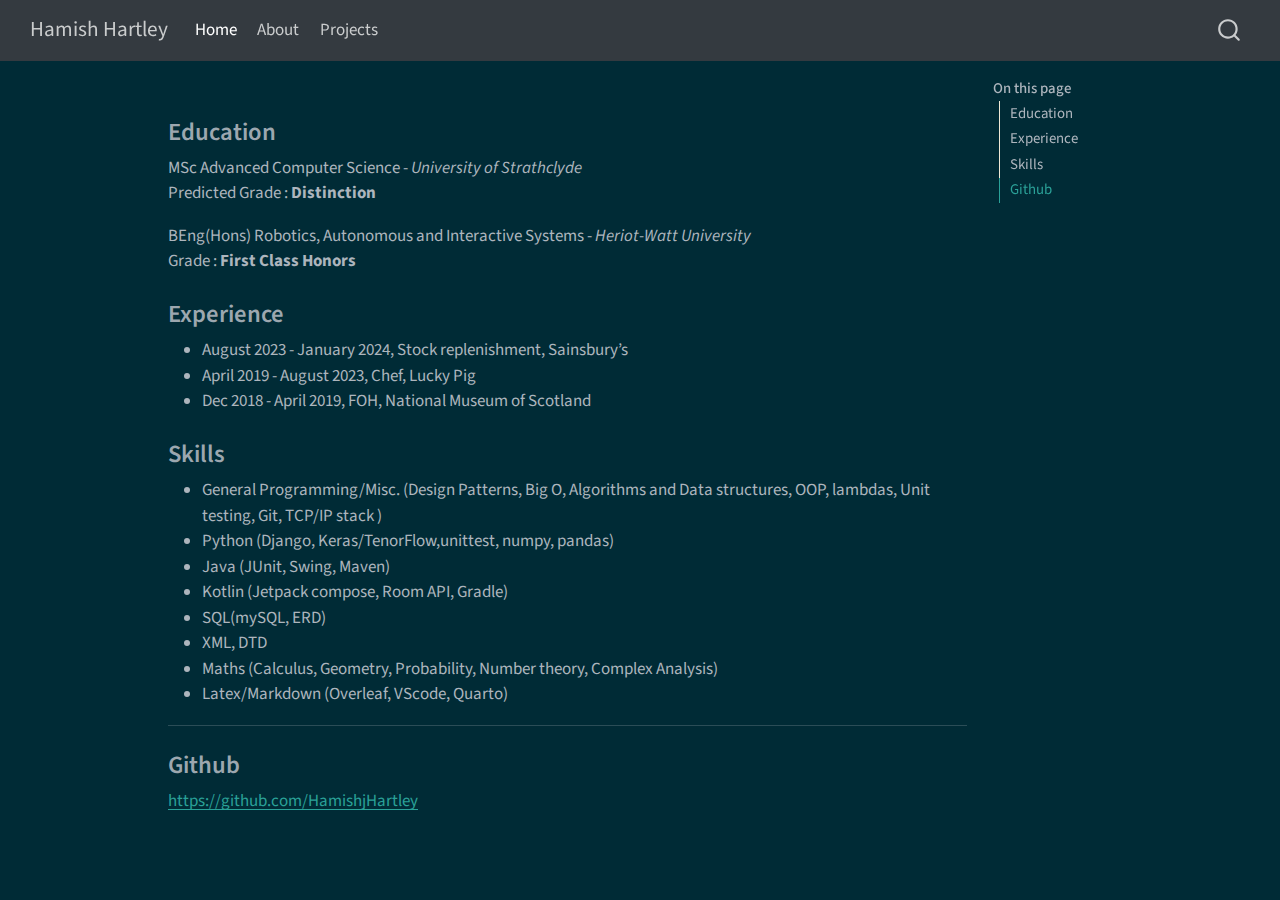
<file: index.html>
<!DOCTYPE html>
<html xmlns="http://www.w3.org/1999/xhtml" lang="en" xml:lang="en"><head>

<meta charset="utf-8">
<meta name="generator" content="quarto-1.4.553">

<meta name="viewport" content="width=device-width, initial-scale=1.0, user-scalable=yes">


<title>Hamish Hartley</title>
<style>
code{white-space: pre-wrap;}
span.smallcaps{font-variant: small-caps;}
div.columns{display: flex; gap: min(4vw, 1.5em);}
div.column{flex: auto; overflow-x: auto;}
div.hanging-indent{margin-left: 1.5em; text-indent: -1.5em;}
ul.task-list{list-style: none;}
ul.task-list li input[type="checkbox"] {
  width: 0.8em;
  margin: 0 0.8em 0.2em -1em; /* quarto-specific, see https://github.com/quarto-dev/quarto-cli/issues/4556 */ 
  vertical-align: middle;
}
</style>


<script src="site_libs/quarto-nav/quarto-nav.js"></script>
<script src="site_libs/quarto-nav/headroom.min.js"></script>
<script src="site_libs/clipboard/clipboard.min.js"></script>
<script src="site_libs/quarto-search/autocomplete.umd.js"></script>
<script src="site_libs/quarto-search/fuse.min.js"></script>
<script src="site_libs/quarto-search/quarto-search.js"></script>
<meta name="quarto:offset" content="./">
<script src="site_libs/quarto-html/quarto.js"></script>
<script src="site_libs/quarto-html/popper.min.js"></script>
<script src="site_libs/quarto-html/tippy.umd.min.js"></script>
<script src="site_libs/quarto-html/anchor.min.js"></script>
<link href="site_libs/quarto-html/tippy.css" rel="stylesheet">
<link href="site_libs/quarto-html/quarto-syntax-highlighting-dark.css" rel="stylesheet" id="quarto-text-highlighting-styles">
<script src="site_libs/bootstrap/bootstrap.min.js"></script>
<link href="site_libs/bootstrap/bootstrap-icons.css" rel="stylesheet">
<link href="site_libs/bootstrap/bootstrap.min.css" rel="stylesheet" id="quarto-bootstrap" data-mode="dark">
<script id="quarto-search-options" type="application/json">{
  "location": "navbar",
  "copy-button": false,
  "collapse-after": 3,
  "panel-placement": "end",
  "type": "overlay",
  "limit": 50,
  "keyboard-shortcut": [
    "f",
    "/",
    "s"
  ],
  "show-item-context": false,
  "language": {
    "search-no-results-text": "No results",
    "search-matching-documents-text": "matching documents",
    "search-copy-link-title": "Copy link to search",
    "search-hide-matches-text": "Hide additional matches",
    "search-more-match-text": "more match in this document",
    "search-more-matches-text": "more matches in this document",
    "search-clear-button-title": "Clear",
    "search-text-placeholder": "",
    "search-detached-cancel-button-title": "Cancel",
    "search-submit-button-title": "Submit",
    "search-label": "Search"
  }
}</script>


<link rel="stylesheet" href="styles.css">
</head>

<body class="nav-fixed">

<div id="quarto-search-results"></div>
  <header id="quarto-header" class="headroom fixed-top">
    <nav class="navbar navbar-expand-lg " data-bs-theme="dark">
      <div class="navbar-container container-fluid">
      <div class="navbar-brand-container mx-auto">
    <a class="navbar-brand" href="./index.html">
    <span class="navbar-title">Hamish Hartley</span>
    </a>
  </div>
            <div id="quarto-search" class="" title="Search"></div>
          <button class="navbar-toggler" type="button" data-bs-toggle="collapse" data-bs-target="#navbarCollapse" aria-controls="navbarCollapse" aria-expanded="false" aria-label="Toggle navigation" onclick="if (window.quartoToggleHeadroom) { window.quartoToggleHeadroom(); }">
  <span class="navbar-toggler-icon"></span>
</button>
          <div class="collapse navbar-collapse" id="navbarCollapse">
            <ul class="navbar-nav navbar-nav-scroll me-auto">
  <li class="nav-item">
    <a class="nav-link active" href="./index.html" aria-current="page"> 
<span class="menu-text">Home</span></a>
  </li>  
  <li class="nav-item">
    <a class="nav-link" href="./about.html"> 
<span class="menu-text">About</span></a>
  </li>  
  <li class="nav-item">
    <a class="nav-link" href="./projects.html"> 
<span class="menu-text">Projects</span></a>
  </li>  
</ul>
          </div> <!-- /navcollapse -->
          <div class="quarto-navbar-tools">
</div>
      </div> <!-- /container-fluid -->
    </nav>
</header>
<!-- content -->
<div id="quarto-content" class="quarto-container page-columns page-rows-contents page-layout-article page-navbar">
<!-- sidebar -->
<!-- margin-sidebar -->
    <div id="quarto-margin-sidebar" class="sidebar margin-sidebar">
        <nav id="TOC" role="doc-toc" class="toc-active">
    <h2 id="toc-title">On this page</h2>
   
  <ul>
  <li><a href="#education" id="toc-education" class="nav-link active" data-scroll-target="#education">Education</a></li>
  <li><a href="#experience" id="toc-experience" class="nav-link" data-scroll-target="#experience">Experience</a></li>
  <li><a href="#skills" id="toc-skills" class="nav-link" data-scroll-target="#skills">Skills</a></li>
  <li><a href="#github" id="toc-github" class="nav-link" data-scroll-target="#github">Github</a></li>
  </ul>
</nav>
    </div>
<!-- main -->
<main class="content" id="quarto-document-content">




<section id="education" class="level3">
<h3 class="anchored" data-anchor-id="education">Education</h3>
<p>MSc Advanced Computer Science - <em>University of Strathclyde</em> <br> Predicted Grade : <strong>Distinction</strong></p>
<p>BEng(Hons) Robotics, Autonomous and Interactive Systems - <em>Heriot-Watt University</em> <br> Grade : <strong>First Class Honors</strong></p>
</section>
<section id="experience" class="level3">
<h3 class="anchored" data-anchor-id="experience">Experience</h3>
<ul>
<li>August 2023 - January 2024, Stock replenishment, Sainsbury’s</li>
<li>April 2019 - August 2023, Chef, Lucky Pig</li>
<li>Dec 2018 - April 2019, FOH, National Museum of Scotland</li>
</ul>
</section>
<section id="skills" class="level3">
<h3 class="anchored" data-anchor-id="skills">Skills</h3>
<ul>
<li>General Programming/Misc. (Design Patterns, Big O, Algorithms and Data structures, OOP, lambdas, Unit testing, Git, TCP/IP stack )</li>
<li>Python (Django, Keras/TenorFlow,unittest, numpy, pandas) <br></li>
<li>Java (JUnit, Swing, Maven) <br></li>
<li>Kotlin (Jetpack compose, Room API, Gradle) <br></li>
<li>SQL(mySQL, ERD)</li>
<li>XML, DTD</li>
<li>Maths (Calculus, Geometry, Probability, Number theory, Complex Analysis)</li>
<li>Latex/Markdown (Overleaf, VScode, Quarto) <br></li>
</ul>
<hr>
</section>
<section id="github" class="level3">
<h3 class="anchored" data-anchor-id="github">Github</h3>
<a href="https://github.com/HamishjHartley">https://github.com/HamishjHartley</a>


</section>

</main> <!-- /main -->
<script id="quarto-html-after-body" type="application/javascript">
window.document.addEventListener("DOMContentLoaded", function (event) {
  const toggleBodyColorMode = (bsSheetEl) => {
    const mode = bsSheetEl.getAttribute("data-mode");
    const bodyEl = window.document.querySelector("body");
    if (mode === "dark") {
      bodyEl.classList.add("quarto-dark");
      bodyEl.classList.remove("quarto-light");
    } else {
      bodyEl.classList.add("quarto-light");
      bodyEl.classList.remove("quarto-dark");
    }
  }
  const toggleBodyColorPrimary = () => {
    const bsSheetEl = window.document.querySelector("link#quarto-bootstrap");
    if (bsSheetEl) {
      toggleBodyColorMode(bsSheetEl);
    }
  }
  toggleBodyColorPrimary();  
  const icon = "";
  const anchorJS = new window.AnchorJS();
  anchorJS.options = {
    placement: 'right',
    icon: icon
  };
  anchorJS.add('.anchored');
  const isCodeAnnotation = (el) => {
    for (const clz of el.classList) {
      if (clz.startsWith('code-annotation-')) {                     
        return true;
      }
    }
    return false;
  }
  const clipboard = new window.ClipboardJS('.code-copy-button', {
    text: function(trigger) {
      const codeEl = trigger.previousElementSibling.cloneNode(true);
      for (const childEl of codeEl.children) {
        if (isCodeAnnotation(childEl)) {
          childEl.remove();
        }
      }
      return codeEl.innerText;
    }
  });
  clipboard.on('success', function(e) {
    // button target
    const button = e.trigger;
    // don't keep focus
    button.blur();
    // flash "checked"
    button.classList.add('code-copy-button-checked');
    var currentTitle = button.getAttribute("title");
    button.setAttribute("title", "Copied!");
    let tooltip;
    if (window.bootstrap) {
      button.setAttribute("data-bs-toggle", "tooltip");
      button.setAttribute("data-bs-placement", "left");
      button.setAttribute("data-bs-title", "Copied!");
      tooltip = new bootstrap.Tooltip(button, 
        { trigger: "manual", 
          customClass: "code-copy-button-tooltip",
          offset: [0, -8]});
      tooltip.show();    
    }
    setTimeout(function() {
      if (tooltip) {
        tooltip.hide();
        button.removeAttribute("data-bs-title");
        button.removeAttribute("data-bs-toggle");
        button.removeAttribute("data-bs-placement");
      }
      button.setAttribute("title", currentTitle);
      button.classList.remove('code-copy-button-checked');
    }, 1000);
    // clear code selection
    e.clearSelection();
  });
    var localhostRegex = new RegExp(/^(?:http|https):\/\/localhost\:?[0-9]*\//);
    var mailtoRegex = new RegExp(/^mailto:/);
      var filterRegex = new RegExp('/' + window.location.host + '/');
    var isInternal = (href) => {
        return filterRegex.test(href) || localhostRegex.test(href) || mailtoRegex.test(href);
    }
    // Inspect non-navigation links and adorn them if external
 	var links = window.document.querySelectorAll('a[href]:not(.nav-link):not(.navbar-brand):not(.toc-action):not(.sidebar-link):not(.sidebar-item-toggle):not(.pagination-link):not(.no-external):not([aria-hidden]):not(.dropdown-item):not(.quarto-navigation-tool)');
    for (var i=0; i<links.length; i++) {
      const link = links[i];
      if (!isInternal(link.href)) {
        // undo the damage that might have been done by quarto-nav.js in the case of
        // links that we want to consider external
        if (link.dataset.originalHref !== undefined) {
          link.href = link.dataset.originalHref;
        }
      }
    }
  function tippyHover(el, contentFn, onTriggerFn, onUntriggerFn) {
    const config = {
      allowHTML: true,
      maxWidth: 500,
      delay: 100,
      arrow: false,
      appendTo: function(el) {
          return el.parentElement;
      },
      interactive: true,
      interactiveBorder: 10,
      theme: 'quarto',
      placement: 'bottom-start',
    };
    if (contentFn) {
      config.content = contentFn;
    }
    if (onTriggerFn) {
      config.onTrigger = onTriggerFn;
    }
    if (onUntriggerFn) {
      config.onUntrigger = onUntriggerFn;
    }
    window.tippy(el, config); 
  }
  const noterefs = window.document.querySelectorAll('a[role="doc-noteref"]');
  for (var i=0; i<noterefs.length; i++) {
    const ref = noterefs[i];
    tippyHover(ref, function() {
      // use id or data attribute instead here
      let href = ref.getAttribute('data-footnote-href') || ref.getAttribute('href');
      try { href = new URL(href).hash; } catch {}
      const id = href.replace(/^#\/?/, "");
      const note = window.document.getElementById(id);
      if (note) {
        return note.innerHTML;
      } else {
        return "";
      }
    });
  }
  const xrefs = window.document.querySelectorAll('a.quarto-xref');
  const processXRef = (id, note) => {
    // Strip column container classes
    const stripColumnClz = (el) => {
      el.classList.remove("page-full", "page-columns");
      if (el.children) {
        for (const child of el.children) {
          stripColumnClz(child);
        }
      }
    }
    stripColumnClz(note)
    if (id === null || id.startsWith('sec-')) {
      // Special case sections, only their first couple elements
      const container = document.createElement("div");
      if (note.children && note.children.length > 2) {
        container.appendChild(note.children[0].cloneNode(true));
        for (let i = 1; i < note.children.length; i++) {
          const child = note.children[i];
          if (child.tagName === "P" && child.innerText === "") {
            continue;
          } else {
            container.appendChild(child.cloneNode(true));
            break;
          }
        }
        if (window.Quarto?.typesetMath) {
          window.Quarto.typesetMath(container);
        }
        return container.innerHTML
      } else {
        if (window.Quarto?.typesetMath) {
          window.Quarto.typesetMath(note);
        }
        return note.innerHTML;
      }
    } else {
      // Remove any anchor links if they are present
      const anchorLink = note.querySelector('a.anchorjs-link');
      if (anchorLink) {
        anchorLink.remove();
      }
      if (window.Quarto?.typesetMath) {
        window.Quarto.typesetMath(note);
      }
      // TODO in 1.5, we should make sure this works without a callout special case
      if (note.classList.contains("callout")) {
        return note.outerHTML;
      } else {
        return note.innerHTML;
      }
    }
  }
  for (var i=0; i<xrefs.length; i++) {
    const xref = xrefs[i];
    tippyHover(xref, undefined, function(instance) {
      instance.disable();
      let url = xref.getAttribute('href');
      let hash = undefined; 
      if (url.startsWith('#')) {
        hash = url;
      } else {
        try { hash = new URL(url).hash; } catch {}
      }
      if (hash) {
        const id = hash.replace(/^#\/?/, "");
        const note = window.document.getElementById(id);
        if (note !== null) {
          try {
            const html = processXRef(id, note.cloneNode(true));
            instance.setContent(html);
          } finally {
            instance.enable();
            instance.show();
          }
        } else {
          // See if we can fetch this
          fetch(url.split('#')[0])
          .then(res => res.text())
          .then(html => {
            const parser = new DOMParser();
            const htmlDoc = parser.parseFromString(html, "text/html");
            const note = htmlDoc.getElementById(id);
            if (note !== null) {
              const html = processXRef(id, note);
              instance.setContent(html);
            } 
          }).finally(() => {
            instance.enable();
            instance.show();
          });
        }
      } else {
        // See if we can fetch a full url (with no hash to target)
        // This is a special case and we should probably do some content thinning / targeting
        fetch(url)
        .then(res => res.text())
        .then(html => {
          const parser = new DOMParser();
          const htmlDoc = parser.parseFromString(html, "text/html");
          const note = htmlDoc.querySelector('main.content');
          if (note !== null) {
            // This should only happen for chapter cross references
            // (since there is no id in the URL)
            // remove the first header
            if (note.children.length > 0 && note.children[0].tagName === "HEADER") {
              note.children[0].remove();
            }
            const html = processXRef(null, note);
            instance.setContent(html);
          } 
        }).finally(() => {
          instance.enable();
          instance.show();
        });
      }
    }, function(instance) {
    });
  }
      let selectedAnnoteEl;
      const selectorForAnnotation = ( cell, annotation) => {
        let cellAttr = 'data-code-cell="' + cell + '"';
        let lineAttr = 'data-code-annotation="' +  annotation + '"';
        const selector = 'span[' + cellAttr + '][' + lineAttr + ']';
        return selector;
      }
      const selectCodeLines = (annoteEl) => {
        const doc = window.document;
        const targetCell = annoteEl.getAttribute("data-target-cell");
        const targetAnnotation = annoteEl.getAttribute("data-target-annotation");
        const annoteSpan = window.document.querySelector(selectorForAnnotation(targetCell, targetAnnotation));
        const lines = annoteSpan.getAttribute("data-code-lines").split(",");
        const lineIds = lines.map((line) => {
          return targetCell + "-" + line;
        })
        let top = null;
        let height = null;
        let parent = null;
        if (lineIds.length > 0) {
            //compute the position of the single el (top and bottom and make a div)
            const el = window.document.getElementById(lineIds[0]);
            top = el.offsetTop;
            height = el.offsetHeight;
            parent = el.parentElement.parentElement;
          if (lineIds.length > 1) {
            const lastEl = window.document.getElementById(lineIds[lineIds.length - 1]);
            const bottom = lastEl.offsetTop + lastEl.offsetHeight;
            height = bottom - top;
          }
          if (top !== null && height !== null && parent !== null) {
            // cook up a div (if necessary) and position it 
            let div = window.document.getElementById("code-annotation-line-highlight");
            if (div === null) {
              div = window.document.createElement("div");
              div.setAttribute("id", "code-annotation-line-highlight");
              div.style.position = 'absolute';
              parent.appendChild(div);
            }
            div.style.top = top - 2 + "px";
            div.style.height = height + 4 + "px";
            div.style.left = 0;
            let gutterDiv = window.document.getElementById("code-annotation-line-highlight-gutter");
            if (gutterDiv === null) {
              gutterDiv = window.document.createElement("div");
              gutterDiv.setAttribute("id", "code-annotation-line-highlight-gutter");
              gutterDiv.style.position = 'absolute';
              const codeCell = window.document.getElementById(targetCell);
              const gutter = codeCell.querySelector('.code-annotation-gutter');
              gutter.appendChild(gutterDiv);
            }
            gutterDiv.style.top = top - 2 + "px";
            gutterDiv.style.height = height + 4 + "px";
          }
          selectedAnnoteEl = annoteEl;
        }
      };
      const unselectCodeLines = () => {
        const elementsIds = ["code-annotation-line-highlight", "code-annotation-line-highlight-gutter"];
        elementsIds.forEach((elId) => {
          const div = window.document.getElementById(elId);
          if (div) {
            div.remove();
          }
        });
        selectedAnnoteEl = undefined;
      };
        // Handle positioning of the toggle
    window.addEventListener(
      "resize",
      throttle(() => {
        elRect = undefined;
        if (selectedAnnoteEl) {
          selectCodeLines(selectedAnnoteEl);
        }
      }, 10)
    );
    function throttle(fn, ms) {
    let throttle = false;
    let timer;
      return (...args) => {
        if(!throttle) { // first call gets through
            fn.apply(this, args);
            throttle = true;
        } else { // all the others get throttled
            if(timer) clearTimeout(timer); // cancel #2
            timer = setTimeout(() => {
              fn.apply(this, args);
              timer = throttle = false;
            }, ms);
        }
      };
    }
      // Attach click handler to the DT
      const annoteDls = window.document.querySelectorAll('dt[data-target-cell]');
      for (const annoteDlNode of annoteDls) {
        annoteDlNode.addEventListener('click', (event) => {
          const clickedEl = event.target;
          if (clickedEl !== selectedAnnoteEl) {
            unselectCodeLines();
            const activeEl = window.document.querySelector('dt[data-target-cell].code-annotation-active');
            if (activeEl) {
              activeEl.classList.remove('code-annotation-active');
            }
            selectCodeLines(clickedEl);
            clickedEl.classList.add('code-annotation-active');
          } else {
            // Unselect the line
            unselectCodeLines();
            clickedEl.classList.remove('code-annotation-active');
          }
        });
      }
  const findCites = (el) => {
    const parentEl = el.parentElement;
    if (parentEl) {
      const cites = parentEl.dataset.cites;
      if (cites) {
        return {
          el,
          cites: cites.split(' ')
        };
      } else {
        return findCites(el.parentElement)
      }
    } else {
      return undefined;
    }
  };
  var bibliorefs = window.document.querySelectorAll('a[role="doc-biblioref"]');
  for (var i=0; i<bibliorefs.length; i++) {
    const ref = bibliorefs[i];
    const citeInfo = findCites(ref);
    if (citeInfo) {
      tippyHover(citeInfo.el, function() {
        var popup = window.document.createElement('div');
        citeInfo.cites.forEach(function(cite) {
          var citeDiv = window.document.createElement('div');
          citeDiv.classList.add('hanging-indent');
          citeDiv.classList.add('csl-entry');
          var biblioDiv = window.document.getElementById('ref-' + cite);
          if (biblioDiv) {
            citeDiv.innerHTML = biblioDiv.innerHTML;
          }
          popup.appendChild(citeDiv);
        });
        return popup.innerHTML;
      });
    }
  }
});
</script>
</div> <!-- /content -->




</body></html>
</file>
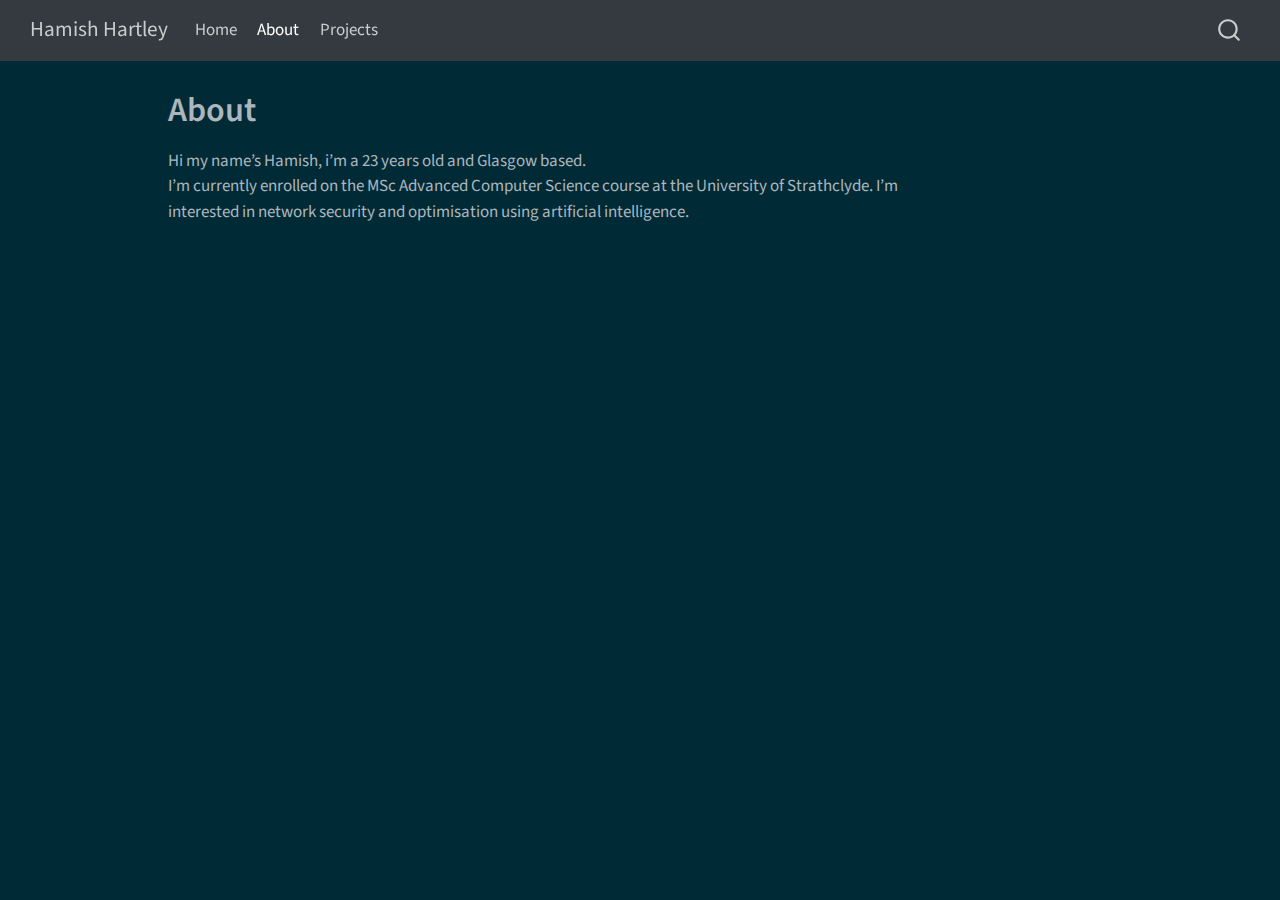
<file: about.html>
<!DOCTYPE html>
<html xmlns="http://www.w3.org/1999/xhtml" lang="en" xml:lang="en"><head>

<meta charset="utf-8">
<meta name="generator" content="quarto-1.4.553">

<meta name="viewport" content="width=device-width, initial-scale=1.0, user-scalable=yes">


<title>Hamish Hartley - About</title>
<style>
code{white-space: pre-wrap;}
span.smallcaps{font-variant: small-caps;}
div.columns{display: flex; gap: min(4vw, 1.5em);}
div.column{flex: auto; overflow-x: auto;}
div.hanging-indent{margin-left: 1.5em; text-indent: -1.5em;}
ul.task-list{list-style: none;}
ul.task-list li input[type="checkbox"] {
  width: 0.8em;
  margin: 0 0.8em 0.2em -1em; /* quarto-specific, see https://github.com/quarto-dev/quarto-cli/issues/4556 */ 
  vertical-align: middle;
}
</style>


<script src="site_libs/quarto-nav/quarto-nav.js"></script>
<script src="site_libs/quarto-nav/headroom.min.js"></script>
<script src="site_libs/clipboard/clipboard.min.js"></script>
<script src="site_libs/quarto-search/autocomplete.umd.js"></script>
<script src="site_libs/quarto-search/fuse.min.js"></script>
<script src="site_libs/quarto-search/quarto-search.js"></script>
<meta name="quarto:offset" content="./">
<script src="site_libs/quarto-html/quarto.js"></script>
<script src="site_libs/quarto-html/popper.min.js"></script>
<script src="site_libs/quarto-html/tippy.umd.min.js"></script>
<script src="site_libs/quarto-html/anchor.min.js"></script>
<link href="site_libs/quarto-html/tippy.css" rel="stylesheet">
<link href="site_libs/quarto-html/quarto-syntax-highlighting-dark.css" rel="stylesheet" id="quarto-text-highlighting-styles">
<script src="site_libs/bootstrap/bootstrap.min.js"></script>
<link href="site_libs/bootstrap/bootstrap-icons.css" rel="stylesheet">
<link href="site_libs/bootstrap/bootstrap.min.css" rel="stylesheet" id="quarto-bootstrap" data-mode="dark">
<script id="quarto-search-options" type="application/json">{
  "location": "navbar",
  "copy-button": false,
  "collapse-after": 3,
  "panel-placement": "end",
  "type": "overlay",
  "limit": 50,
  "keyboard-shortcut": [
    "f",
    "/",
    "s"
  ],
  "show-item-context": false,
  "language": {
    "search-no-results-text": "No results",
    "search-matching-documents-text": "matching documents",
    "search-copy-link-title": "Copy link to search",
    "search-hide-matches-text": "Hide additional matches",
    "search-more-match-text": "more match in this document",
    "search-more-matches-text": "more matches in this document",
    "search-clear-button-title": "Clear",
    "search-text-placeholder": "",
    "search-detached-cancel-button-title": "Cancel",
    "search-submit-button-title": "Submit",
    "search-label": "Search"
  }
}</script>


<link rel="stylesheet" href="styles.css">
</head>

<body class="nav-fixed">

<div id="quarto-search-results"></div>
  <header id="quarto-header" class="headroom fixed-top">
    <nav class="navbar navbar-expand-lg " data-bs-theme="dark">
      <div class="navbar-container container-fluid">
      <div class="navbar-brand-container mx-auto">
    <a class="navbar-brand" href="./index.html">
    <span class="navbar-title">Hamish Hartley</span>
    </a>
  </div>
            <div id="quarto-search" class="" title="Search"></div>
          <button class="navbar-toggler" type="button" data-bs-toggle="collapse" data-bs-target="#navbarCollapse" aria-controls="navbarCollapse" aria-expanded="false" aria-label="Toggle navigation" onclick="if (window.quartoToggleHeadroom) { window.quartoToggleHeadroom(); }">
  <span class="navbar-toggler-icon"></span>
</button>
          <div class="collapse navbar-collapse" id="navbarCollapse">
            <ul class="navbar-nav navbar-nav-scroll me-auto">
  <li class="nav-item">
    <a class="nav-link" href="./index.html"> 
<span class="menu-text">Home</span></a>
  </li>  
  <li class="nav-item">
    <a class="nav-link active" href="./about.html" aria-current="page"> 
<span class="menu-text">About</span></a>
  </li>  
  <li class="nav-item">
    <a class="nav-link" href="./projects.html"> 
<span class="menu-text">Projects</span></a>
  </li>  
</ul>
          </div> <!-- /navcollapse -->
          <div class="quarto-navbar-tools">
</div>
      </div> <!-- /container-fluid -->
    </nav>
</header>
<!-- content -->
<div id="quarto-content" class="quarto-container page-columns page-rows-contents page-layout-article page-navbar">
<!-- sidebar -->
<!-- margin-sidebar -->
    <div id="quarto-margin-sidebar" class="sidebar margin-sidebar">
        
    </div>
<!-- main -->
<main class="content" id="quarto-document-content">

<header id="title-block-header" class="quarto-title-block default">
<div class="quarto-title">
<h1 class="title">About</h1>
</div>



<div class="quarto-title-meta">

    
  
    
  </div>
  


</header>


<p>Hi my name’s Hamish, i’m a 23 years old and Glasgow based. <br> I’m currently enrolled on the MSc Advanced Computer Science course at the University of Strathclyde. I’m interested in network security and optimisation using artificial intelligence.</p>



</main> <!-- /main -->
<script id="quarto-html-after-body" type="application/javascript">
window.document.addEventListener("DOMContentLoaded", function (event) {
  const toggleBodyColorMode = (bsSheetEl) => {
    const mode = bsSheetEl.getAttribute("data-mode");
    const bodyEl = window.document.querySelector("body");
    if (mode === "dark") {
      bodyEl.classList.add("quarto-dark");
      bodyEl.classList.remove("quarto-light");
    } else {
      bodyEl.classList.add("quarto-light");
      bodyEl.classList.remove("quarto-dark");
    }
  }
  const toggleBodyColorPrimary = () => {
    const bsSheetEl = window.document.querySelector("link#quarto-bootstrap");
    if (bsSheetEl) {
      toggleBodyColorMode(bsSheetEl);
    }
  }
  toggleBodyColorPrimary();  
  const icon = "";
  const anchorJS = new window.AnchorJS();
  anchorJS.options = {
    placement: 'right',
    icon: icon
  };
  anchorJS.add('.anchored');
  const isCodeAnnotation = (el) => {
    for (const clz of el.classList) {
      if (clz.startsWith('code-annotation-')) {                     
        return true;
      }
    }
    return false;
  }
  const clipboard = new window.ClipboardJS('.code-copy-button', {
    text: function(trigger) {
      const codeEl = trigger.previousElementSibling.cloneNode(true);
      for (const childEl of codeEl.children) {
        if (isCodeAnnotation(childEl)) {
          childEl.remove();
        }
      }
      return codeEl.innerText;
    }
  });
  clipboard.on('success', function(e) {
    // button target
    const button = e.trigger;
    // don't keep focus
    button.blur();
    // flash "checked"
    button.classList.add('code-copy-button-checked');
    var currentTitle = button.getAttribute("title");
    button.setAttribute("title", "Copied!");
    let tooltip;
    if (window.bootstrap) {
      button.setAttribute("data-bs-toggle", "tooltip");
      button.setAttribute("data-bs-placement", "left");
      button.setAttribute("data-bs-title", "Copied!");
      tooltip = new bootstrap.Tooltip(button, 
        { trigger: "manual", 
          customClass: "code-copy-button-tooltip",
          offset: [0, -8]});
      tooltip.show();    
    }
    setTimeout(function() {
      if (tooltip) {
        tooltip.hide();
        button.removeAttribute("data-bs-title");
        button.removeAttribute("data-bs-toggle");
        button.removeAttribute("data-bs-placement");
      }
      button.setAttribute("title", currentTitle);
      button.classList.remove('code-copy-button-checked');
    }, 1000);
    // clear code selection
    e.clearSelection();
  });
    var localhostRegex = new RegExp(/^(?:http|https):\/\/localhost\:?[0-9]*\//);
    var mailtoRegex = new RegExp(/^mailto:/);
      var filterRegex = new RegExp('/' + window.location.host + '/');
    var isInternal = (href) => {
        return filterRegex.test(href) || localhostRegex.test(href) || mailtoRegex.test(href);
    }
    // Inspect non-navigation links and adorn them if external
 	var links = window.document.querySelectorAll('a[href]:not(.nav-link):not(.navbar-brand):not(.toc-action):not(.sidebar-link):not(.sidebar-item-toggle):not(.pagination-link):not(.no-external):not([aria-hidden]):not(.dropdown-item):not(.quarto-navigation-tool)');
    for (var i=0; i<links.length; i++) {
      const link = links[i];
      if (!isInternal(link.href)) {
        // undo the damage that might have been done by quarto-nav.js in the case of
        // links that we want to consider external
        if (link.dataset.originalHref !== undefined) {
          link.href = link.dataset.originalHref;
        }
      }
    }
  function tippyHover(el, contentFn, onTriggerFn, onUntriggerFn) {
    const config = {
      allowHTML: true,
      maxWidth: 500,
      delay: 100,
      arrow: false,
      appendTo: function(el) {
          return el.parentElement;
      },
      interactive: true,
      interactiveBorder: 10,
      theme: 'quarto',
      placement: 'bottom-start',
    };
    if (contentFn) {
      config.content = contentFn;
    }
    if (onTriggerFn) {
      config.onTrigger = onTriggerFn;
    }
    if (onUntriggerFn) {
      config.onUntrigger = onUntriggerFn;
    }
    window.tippy(el, config); 
  }
  const noterefs = window.document.querySelectorAll('a[role="doc-noteref"]');
  for (var i=0; i<noterefs.length; i++) {
    const ref = noterefs[i];
    tippyHover(ref, function() {
      // use id or data attribute instead here
      let href = ref.getAttribute('data-footnote-href') || ref.getAttribute('href');
      try { href = new URL(href).hash; } catch {}
      const id = href.replace(/^#\/?/, "");
      const note = window.document.getElementById(id);
      if (note) {
        return note.innerHTML;
      } else {
        return "";
      }
    });
  }
  const xrefs = window.document.querySelectorAll('a.quarto-xref');
  const processXRef = (id, note) => {
    // Strip column container classes
    const stripColumnClz = (el) => {
      el.classList.remove("page-full", "page-columns");
      if (el.children) {
        for (const child of el.children) {
          stripColumnClz(child);
        }
      }
    }
    stripColumnClz(note)
    if (id === null || id.startsWith('sec-')) {
      // Special case sections, only their first couple elements
      const container = document.createElement("div");
      if (note.children && note.children.length > 2) {
        container.appendChild(note.children[0].cloneNode(true));
        for (let i = 1; i < note.children.length; i++) {
          const child = note.children[i];
          if (child.tagName === "P" && child.innerText === "") {
            continue;
          } else {
            container.appendChild(child.cloneNode(true));
            break;
          }
        }
        if (window.Quarto?.typesetMath) {
          window.Quarto.typesetMath(container);
        }
        return container.innerHTML
      } else {
        if (window.Quarto?.typesetMath) {
          window.Quarto.typesetMath(note);
        }
        return note.innerHTML;
      }
    } else {
      // Remove any anchor links if they are present
      const anchorLink = note.querySelector('a.anchorjs-link');
      if (anchorLink) {
        anchorLink.remove();
      }
      if (window.Quarto?.typesetMath) {
        window.Quarto.typesetMath(note);
      }
      // TODO in 1.5, we should make sure this works without a callout special case
      if (note.classList.contains("callout")) {
        return note.outerHTML;
      } else {
        return note.innerHTML;
      }
    }
  }
  for (var i=0; i<xrefs.length; i++) {
    const xref = xrefs[i];
    tippyHover(xref, undefined, function(instance) {
      instance.disable();
      let url = xref.getAttribute('href');
      let hash = undefined; 
      if (url.startsWith('#')) {
        hash = url;
      } else {
        try { hash = new URL(url).hash; } catch {}
      }
      if (hash) {
        const id = hash.replace(/^#\/?/, "");
        const note = window.document.getElementById(id);
        if (note !== null) {
          try {
            const html = processXRef(id, note.cloneNode(true));
            instance.setContent(html);
          } finally {
            instance.enable();
            instance.show();
          }
        } else {
          // See if we can fetch this
          fetch(url.split('#')[0])
          .then(res => res.text())
          .then(html => {
            const parser = new DOMParser();
            const htmlDoc = parser.parseFromString(html, "text/html");
            const note = htmlDoc.getElementById(id);
            if (note !== null) {
              const html = processXRef(id, note);
              instance.setContent(html);
            } 
          }).finally(() => {
            instance.enable();
            instance.show();
          });
        }
      } else {
        // See if we can fetch a full url (with no hash to target)
        // This is a special case and we should probably do some content thinning / targeting
        fetch(url)
        .then(res => res.text())
        .then(html => {
          const parser = new DOMParser();
          const htmlDoc = parser.parseFromString(html, "text/html");
          const note = htmlDoc.querySelector('main.content');
          if (note !== null) {
            // This should only happen for chapter cross references
            // (since there is no id in the URL)
            // remove the first header
            if (note.children.length > 0 && note.children[0].tagName === "HEADER") {
              note.children[0].remove();
            }
            const html = processXRef(null, note);
            instance.setContent(html);
          } 
        }).finally(() => {
          instance.enable();
          instance.show();
        });
      }
    }, function(instance) {
    });
  }
      let selectedAnnoteEl;
      const selectorForAnnotation = ( cell, annotation) => {
        let cellAttr = 'data-code-cell="' + cell + '"';
        let lineAttr = 'data-code-annotation="' +  annotation + '"';
        const selector = 'span[' + cellAttr + '][' + lineAttr + ']';
        return selector;
      }
      const selectCodeLines = (annoteEl) => {
        const doc = window.document;
        const targetCell = annoteEl.getAttribute("data-target-cell");
        const targetAnnotation = annoteEl.getAttribute("data-target-annotation");
        const annoteSpan = window.document.querySelector(selectorForAnnotation(targetCell, targetAnnotation));
        const lines = annoteSpan.getAttribute("data-code-lines").split(",");
        const lineIds = lines.map((line) => {
          return targetCell + "-" + line;
        })
        let top = null;
        let height = null;
        let parent = null;
        if (lineIds.length > 0) {
            //compute the position of the single el (top and bottom and make a div)
            const el = window.document.getElementById(lineIds[0]);
            top = el.offsetTop;
            height = el.offsetHeight;
            parent = el.parentElement.parentElement;
          if (lineIds.length > 1) {
            const lastEl = window.document.getElementById(lineIds[lineIds.length - 1]);
            const bottom = lastEl.offsetTop + lastEl.offsetHeight;
            height = bottom - top;
          }
          if (top !== null && height !== null && parent !== null) {
            // cook up a div (if necessary) and position it 
            let div = window.document.getElementById("code-annotation-line-highlight");
            if (div === null) {
              div = window.document.createElement("div");
              div.setAttribute("id", "code-annotation-line-highlight");
              div.style.position = 'absolute';
              parent.appendChild(div);
            }
            div.style.top = top - 2 + "px";
            div.style.height = height + 4 + "px";
            div.style.left = 0;
            let gutterDiv = window.document.getElementById("code-annotation-line-highlight-gutter");
            if (gutterDiv === null) {
              gutterDiv = window.document.createElement("div");
              gutterDiv.setAttribute("id", "code-annotation-line-highlight-gutter");
              gutterDiv.style.position = 'absolute';
              const codeCell = window.document.getElementById(targetCell);
              const gutter = codeCell.querySelector('.code-annotation-gutter');
              gutter.appendChild(gutterDiv);
            }
            gutterDiv.style.top = top - 2 + "px";
            gutterDiv.style.height = height + 4 + "px";
          }
          selectedAnnoteEl = annoteEl;
        }
      };
      const unselectCodeLines = () => {
        const elementsIds = ["code-annotation-line-highlight", "code-annotation-line-highlight-gutter"];
        elementsIds.forEach((elId) => {
          const div = window.document.getElementById(elId);
          if (div) {
            div.remove();
          }
        });
        selectedAnnoteEl = undefined;
      };
        // Handle positioning of the toggle
    window.addEventListener(
      "resize",
      throttle(() => {
        elRect = undefined;
        if (selectedAnnoteEl) {
          selectCodeLines(selectedAnnoteEl);
        }
      }, 10)
    );
    function throttle(fn, ms) {
    let throttle = false;
    let timer;
      return (...args) => {
        if(!throttle) { // first call gets through
            fn.apply(this, args);
            throttle = true;
        } else { // all the others get throttled
            if(timer) clearTimeout(timer); // cancel #2
            timer = setTimeout(() => {
              fn.apply(this, args);
              timer = throttle = false;
            }, ms);
        }
      };
    }
      // Attach click handler to the DT
      const annoteDls = window.document.querySelectorAll('dt[data-target-cell]');
      for (const annoteDlNode of annoteDls) {
        annoteDlNode.addEventListener('click', (event) => {
          const clickedEl = event.target;
          if (clickedEl !== selectedAnnoteEl) {
            unselectCodeLines();
            const activeEl = window.document.querySelector('dt[data-target-cell].code-annotation-active');
            if (activeEl) {
              activeEl.classList.remove('code-annotation-active');
            }
            selectCodeLines(clickedEl);
            clickedEl.classList.add('code-annotation-active');
          } else {
            // Unselect the line
            unselectCodeLines();
            clickedEl.classList.remove('code-annotation-active');
          }
        });
      }
  const findCites = (el) => {
    const parentEl = el.parentElement;
    if (parentEl) {
      const cites = parentEl.dataset.cites;
      if (cites) {
        return {
          el,
          cites: cites.split(' ')
        };
      } else {
        return findCites(el.parentElement)
      }
    } else {
      return undefined;
    }
  };
  var bibliorefs = window.document.querySelectorAll('a[role="doc-biblioref"]');
  for (var i=0; i<bibliorefs.length; i++) {
    const ref = bibliorefs[i];
    const citeInfo = findCites(ref);
    if (citeInfo) {
      tippyHover(citeInfo.el, function() {
        var popup = window.document.createElement('div');
        citeInfo.cites.forEach(function(cite) {
          var citeDiv = window.document.createElement('div');
          citeDiv.classList.add('hanging-indent');
          citeDiv.classList.add('csl-entry');
          var biblioDiv = window.document.getElementById('ref-' + cite);
          if (biblioDiv) {
            citeDiv.innerHTML = biblioDiv.innerHTML;
          }
          popup.appendChild(citeDiv);
        });
        return popup.innerHTML;
      });
    }
  }
});
</script>
</div> <!-- /content -->




</body></html>
</file>
<file: site_libs/quarto-html/tippy.css>
.tippy-box[data-animation=fade][data-state=hidden]{opacity:0}[data-tippy-root]{max-width:calc(100vw - 10px)}.tippy-box{position:relative;background-color:#333;color:#fff;border-radius:4px;font-size:14px;line-height:1.4;white-space:normal;outline:0;transition-property:transform,visibility,opacity}.tippy-box[data-placement^=top]>.tippy-arrow{bottom:0}.tippy-box[data-placement^=top]>.tippy-arrow:before{bottom:-7px;left:0;border-width:8px 8px 0;border-top-color:initial;transform-origin:center top}.tippy-box[data-placement^=bottom]>.tippy-arrow{top:0}.tippy-box[data-placement^=bottom]>.tippy-arrow:before{top:-7px;left:0;border-width:0 8px 8px;border-bottom-color:initial;transform-origin:center bottom}.tippy-box[data-placement^=left]>.tippy-arrow{right:0}.tippy-box[data-placement^=left]>.tippy-arrow:before{border-width:8px 0 8px 8px;border-left-color:initial;right:-7px;transform-origin:center left}.tippy-box[data-placement^=right]>.tippy-arrow{left:0}.tippy-box[data-placement^=right]>.tippy-arrow:before{left:-7px;border-width:8px 8px 8px 0;border-right-color:initial;transform-origin:center right}.tippy-box[data-inertia][data-state=visible]{transition-timing-function:cubic-bezier(.54,1.5,.38,1.11)}.tippy-arrow{width:16px;height:16px;color:#333}.tippy-arrow:before{content:"";position:absolute;border-color:transparent;border-style:solid}.tippy-content{position:relative;padding:5px 9px;z-index:1}
</file>
<file: site_libs/quarto-html/quarto-syntax-highlighting-dark.css>
/* quarto syntax highlight colors */
:root {
  --quarto-hl-al-color: #ff5555;
  --quarto-hl-an-color: #6a737d;
  --quarto-hl-at-color: #f97583;
  --quarto-hl-bn-color: #79b8ff;
  --quarto-hl-bu-color: #f97583;
  --quarto-hl-ch-color: #9ecbff;
  --quarto-hl-co-color: #6a737d;
  --quarto-hl-cv-color: #6a737d;
  --quarto-hl-cn-color: #79b8ff;
  --quarto-hl-cf-color: #f97583;
  --quarto-hl-dt-color: #f97583;
  --quarto-hl-dv-color: #79b8ff;
  --quarto-hl-do-color: #6a737d;
  --quarto-hl-er-color: #ff5555;
  --quarto-hl-ex-color: #f97583;
  --quarto-hl-fl-color: #79b8ff;
  --quarto-hl-fu-color: #b392f0;
  --quarto-hl-im-color: #9ecbff;
  --quarto-hl-in-color: #6a737d;
  --quarto-hl-kw-color: #f97583;
  --quarto-hl-op-color: #e1e4e8;
  --quarto-hl-pp-color: #f97583;
  --quarto-hl-re-color: #6a737d;
  --quarto-hl-sc-color: #79b8ff;
  --quarto-hl-ss-color: #9ecbff;
  --quarto-hl-st-color: #9ecbff;
  --quarto-hl-va-color: #ffab70;
  --quarto-hl-vs-color: #9ecbff;
  --quarto-hl-wa-color: #ff5555;
}

/* other quarto variables */
:root {
  --quarto-font-monospace: SFMono-Regular, Menlo, Monaco, Consolas, "Liberation Mono", "Courier New", monospace;
}

code span.al {
  font-weight: bold;
  color: #ff5555;
}

code span.an {
  color: #6a737d;
}

code span.at {
  color: #f97583;
}

code span.bn {
  color: #79b8ff;
}

code span.bu {
  color: #f97583;
}

code span.ch {
  color: #9ecbff;
}

code span.co {
  color: #6a737d;
}

code span.cv {
  color: #6a737d;
}

code span.cn {
  color: #79b8ff;
}

code span.cf {
  color: #f97583;
}

code span.dt {
  color: #f97583;
}

code span.dv {
  color: #79b8ff;
}

code span.do {
  color: #6a737d;
}

code span.er {
  color: #ff5555;
  text-decoration: underline;
}

code span.ex {
  font-weight: bold;
  color: #f97583;
}

code span.fl {
  color: #79b8ff;
}

code span.fu {
  color: #b392f0;
}

code span.im {
  color: #9ecbff;
}

code span.in {
  color: #6a737d;
}

code span.kw {
  color: #f97583;
}

pre > code.sourceCode > span {
  color: #e1e4e8;
}

code span {
  color: #e1e4e8;
}

code.sourceCode > span {
  color: #e1e4e8;
}

div.sourceCode,
div.sourceCode pre.sourceCode {
  color: #e1e4e8;
}

code span.op {
  color: #e1e4e8;
}

code span.pp {
  color: #f97583;
}

code span.re {
  color: #6a737d;
}

code span.sc {
  color: #79b8ff;
}

code span.ss {
  color: #9ecbff;
}

code span.st {
  color: #9ecbff;
}

code span.va {
  color: #ffab70;
}

code span.vs {
  color: #9ecbff;
}

code span.wa {
  color: #ff5555;
}

.prevent-inlining {
  content: "</";
}

/*# sourceMappingURL=935a306eefa94366c21e1a970dddb765.css.map */
</file>
<file: styles.css>
/* css styles */
</file>
